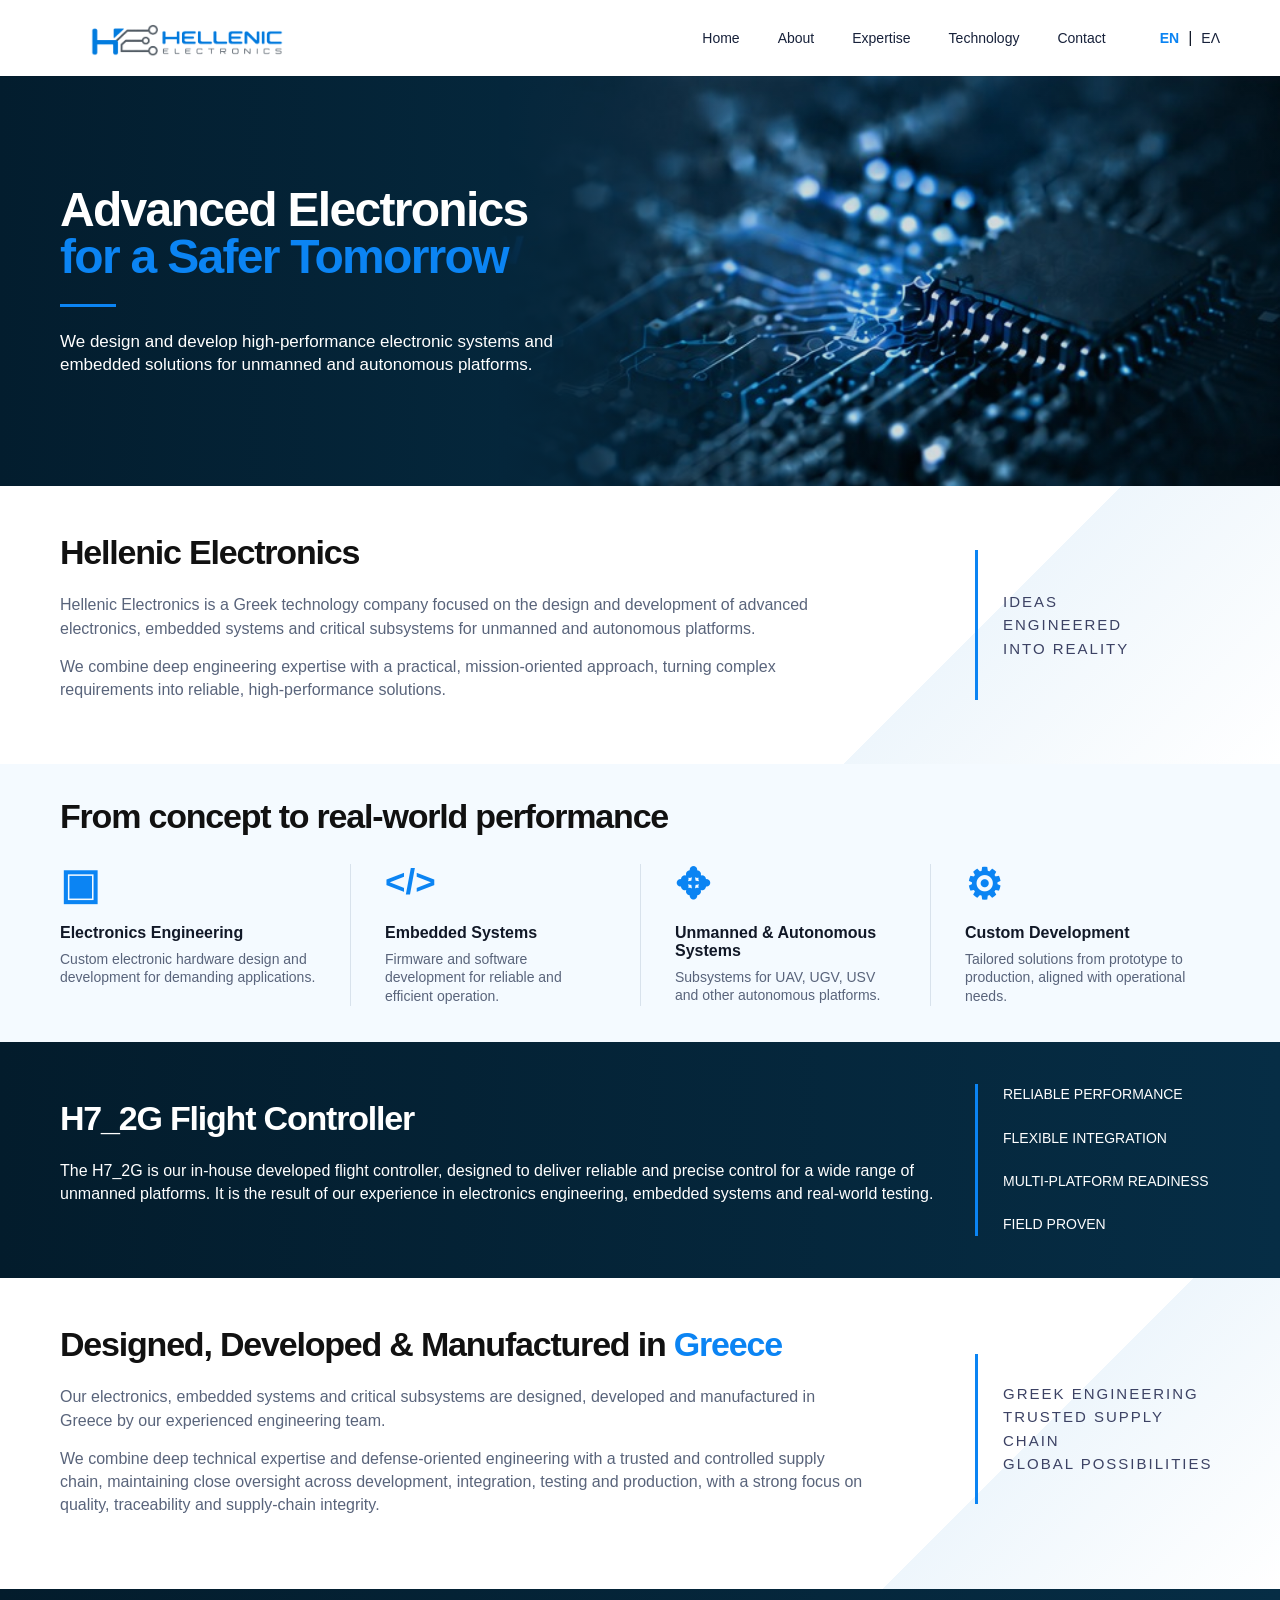
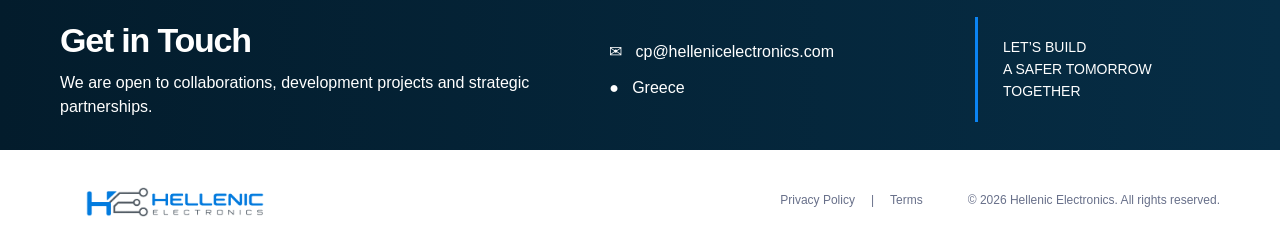
<file: index.html>
<!doctype html>
<html lang="en">
<head>
  <meta charset="utf-8">
  <meta name="viewport" content="width=device-width,initial-scale=1">
  <meta name="description" content="Hellenic Electronics designs, develops and manufactures advanced electronics, embedded systems and critical subsystems for unmanned and autonomous platforms in Greece.">
  <title>Hellenic Electronics</title>
  <link rel="stylesheet" href="styles.css">
</head>
<body>
<header class="site-header" id="home">
  <div class="nav-wrap">
    <a href="#home" class="brand" aria-label="Hellenic Electronics home"><img src="assets/hellenic-electronics-logo.png" alt="Hellenic Electronics"></a>
    <button class="menu-toggle" aria-label="Open navigation" aria-expanded="false">☰</button>
    <nav class="nav" aria-label="Main navigation">
      <a href="#home" data-en="Home" data-gr="Αρχική">Home</a>
      <a href="#about" data-en="About" data-gr="Σχετικά">About</a>
      <a href="#expertise" data-en="Expertise" data-gr="Εξειδίκευση">Expertise</a>
      <a href="#technology" data-en="Technology" data-gr="Τεχνολογία">Technology</a>
      <a href="#contact" data-en="Contact" data-gr="Επικοινωνία">Contact</a>
    </nav>
    <div class="lang"><button class="active" data-lang="en">EN</button><span>|</span><button data-lang="gr">ΕΛ</button></div>
  </div>
</header>

<main>
<section class="hero">
  <div class="hero-visual" aria-hidden="true"></div>
  <div class="container hero-inner">
    <div class="hero-copy">
      <h1 data-en="Advanced Electronics <span>for a Safer Tomorrow</span>" data-gr="Προηγμένα Ηλεκτρονικά <span>για ένα Ασφαλέστερο Αύριο</span>">Advanced Electronics <span>for a Safer Tomorrow</span></h1>
      <div class="hero-rule"></div>
      <p data-en="We design and develop high-performance electronic systems and embedded solutions for unmanned and autonomous platforms." data-gr="Σχεδιάζουμε και αναπτύσσουμε ηλεκτρονικά συστήματα υψηλών επιδόσεων και embedded λύσεις για μη επανδρωμένες και αυτόνομες πλατφόρμες.">We design and develop high-performance electronic systems and embedded solutions for unmanned and autonomous platforms.</p>
    </div>
  </div>
</section>

<section class="section about" id="about">
  <div class="container split">
    <div>
      <h2 data-en="Hellenic Electronics" data-gr="Hellenic Electronics">Hellenic Electronics</h2>
      <p data-en="Hellenic Electronics is a Greek technology company focused on the design and development of advanced electronics, embedded systems and critical subsystems for unmanned and autonomous platforms." data-gr="Η Hellenic Electronics είναι μια ελληνική εταιρεία τεχνολογίας με αντικείμενο τον σχεδιασμό και την ανάπτυξη προηγμένων ηλεκτρονικών, embedded συστημάτων και κρίσιμων υποσυστημάτων για μη επανδρωμένες και αυτόνομες πλατφόρμες.">Hellenic Electronics is a Greek technology company focused on the design and development of advanced electronics, embedded systems and critical subsystems for unmanned and autonomous platforms.</p>
      <p data-en="We combine deep engineering expertise with a practical, mission-oriented approach, turning complex requirements into reliable, high-performance solutions." data-gr="Συνδυάζουμε βαθιά τεχνική τεχνογνωσία με μια πρακτική, mission-oriented προσέγγιση, μετατρέποντας σύνθετες απαιτήσεις σε αξιόπιστες λύσεις υψηλών επιδόσεων.">We combine deep engineering expertise with a practical, mission-oriented approach, turning complex requirements into reliable, high-performance solutions.</p>
    </div>
    <aside class="accent-callout"><span></span><p data-en="IDEAS<br>ENGINEERED<br>INTO REALITY" data-gr="ΙΔΕΕΣ<br>ΠΟΥ ΓΙΝΟΝΤΑΙ<br>ΠΡΑΓΜΑΤΙΚΟΤΗΤΑ">IDEAS<br>ENGINEERED<br>INTO REALITY</p></aside>
  </div>
</section>

<section class="section expertise" id="expertise">
  <div class="container">
    <h2 data-en="From concept to real-world performance" data-gr="Από την ιδέα στην πραγματική απόδοση">From concept to real-world performance</h2>
    <div class="expertise-grid">
      <article><div class="icon">▣</div><h3 data-en="Electronics Engineering" data-gr="Electronics Engineering">Electronics Engineering</h3><p data-en="Custom electronic hardware design and development for demanding applications." data-gr="Εξατομικευμένος σχεδιασμός και ανάπτυξη ηλεκτρονικού hardware για απαιτητικές εφαρμογές.">Custom electronic hardware design and development for demanding applications.</p></article>
      <article><div class="icon code">&lt;/&gt;</div><h3 data-en="Embedded Systems" data-gr="Embedded Systems">Embedded Systems</h3><p data-en="Firmware and software development for reliable and efficient operation." data-gr="Ανάπτυξη firmware και software για αξιόπιστη και αποδοτική λειτουργία.">Firmware and software development for reliable and efficient operation.</p></article>
      <article><div class="icon drone">✥</div><h3 data-en="Unmanned &amp; Autonomous Systems" data-gr="Μη Επανδρωμένα &amp; Αυτόνομα Συστήματα">Unmanned &amp; Autonomous Systems</h3><p data-en="Subsystems for UAV, UGV, USV and other autonomous platforms." data-gr="Υποσυστήματα για UAV, UGV, USV και άλλες αυτόνομες πλατφόρμες.">Subsystems for UAV, UGV, USV and other autonomous platforms.</p></article>
      <article><div class="icon">⚙</div><h3 data-en="Custom Development" data-gr="Custom Development">Custom Development</h3><p data-en="Tailored solutions from prototype to production, aligned with operational needs." data-gr="Εξατομικευμένες λύσεις από το πρωτότυπο έως την παραγωγή, προσαρμοσμένες στις επιχειρησιακές ανάγκες.">Tailored solutions from prototype to production, aligned with operational needs.</p></article>
    </div>
  </div>
</section>

<section class="section technology" id="technology">
  <div class="container tech-grid">
    <div class="tech-copy">
      <h2>H7_2G Flight Controller</h2>
      <p data-en="The H7_2G is our in-house developed flight controller, designed to deliver reliable and precise control for a wide range of unmanned platforms. It is the result of our experience in electronics engineering, embedded systems and real-world testing." data-gr="Το H7_2G είναι ο flight controller που αναπτύχθηκε εσωτερικά από την ομάδα μας, σχεδιασμένος για αξιόπιστο και ακριβή έλεγχο σε ένα ευρύ φάσμα μη επανδρωμένων πλατφορμών. Αποτελεί αποτέλεσμα της εμπειρίας μας στα ηλεκτρονικά, τα embedded systems και τις δοκιμές σε πραγματικές συνθήκες.">The H7_2G is our in-house developed flight controller, designed to deliver reliable and precise control for a wide range of unmanned platforms. It is the result of our experience in electronics engineering, embedded systems and real-world testing.</p>
    </div>
    <aside class="accent-callout dark"><span></span><p data-en="RELIABLE PERFORMANCE<br><br>FLEXIBLE INTEGRATION<br><br>MULTI-PLATFORM READINESS<br><br>FIELD PROVEN" data-gr="ΑΞΙΟΠΙΣΤΗ ΑΠΟΔΟΣΗ<br><br>ΕΥΕΛΙΚΤΗ ΕΝΣΩΜΑΤΩΣΗ<br><br>ΕΤΟΙΜΟ ΓΙΑ ΠΟΛΛΑΠΛΕΣ ΠΛΑΤΦΟΡΜΕΣ<br><br>ΔΟΚΙΜΑΣΜΕΝΟ ΣΤΟ ΠΕΔΙΟ">RELIABLE PERFORMANCE<br><br>FLEXIBLE INTEGRATION<br><br>MULTI-PLATFORM READINESS<br><br>FIELD PROVEN</p></aside>
  </div>
</section>

<section class="section greece">
  <div class="container split">
    <div>
      <h2 data-en="Designed, Developed &amp; Manufactured in <em>Greece</em>" data-gr="Σχεδιασμένο, Αναπτυγμένο &amp; Κατασκευασμένο στην <em>Ελλάδα</em>">Designed, Developed &amp; Manufactured in <em>Greece</em></h2>
      <p data-en="Our electronics, embedded systems and critical subsystems are designed, developed and manufactured in Greece by our experienced engineering team." data-gr="Τα ηλεκτρονικά, embedded systems και κρίσιμα υποσυστήματά μας σχεδιάζονται, αναπτύσσονται και κατασκευάζονται στην Ελλάδα από την έμπειρη ομάδα μηχανικών μας.">Our electronics, embedded systems and critical subsystems are designed, developed and manufactured in Greece by our experienced engineering team.</p>
      <p data-en="We combine deep technical expertise and defense-oriented engineering with a trusted and controlled supply chain, maintaining close oversight across development, integration, testing and production, with a strong focus on quality, traceability and supply-chain integrity." data-gr="Συνδυάζουμε βαθιά τεχνική τεχνογνωσία και defense-oriented engineering με μια αξιόπιστη και ελεγχόμενη εφοδιαστική αλυσίδα, διατηρώντας στενή εποπτεία σε όλη την ανάπτυξη, ενσωμάτωση, δοκιμή και παραγωγή, με έμφαση στην ποιότητα, την ιχνηλασιμότητα και την ακεραιότητα της εφοδιαστικής αλυσίδας.">We combine deep technical expertise and defense-oriented engineering with a trusted and controlled supply chain, maintaining close oversight across development, integration, testing and production, with a strong focus on quality, traceability and supply-chain integrity.</p>
    </div>
    <aside class="accent-callout"><span></span><p data-en="GREEK ENGINEERING<br>TRUSTED SUPPLY CHAIN<br>GLOBAL POSSIBILITIES" data-gr="ΕΛΛΗΝΙΚΗ ΜΗΧΑΝΙΚΗ<br>ΑΞΙΟΠΙΣΤΗ ΕΦΟΔΙΑΣΤΙΚΗ ΑΛΥΣΙΔΑ<br>ΠΑΓΚΟΣΜΙΕΣ ΔΥΝΑΤΟΤΗΤΕΣ">GREEK ENGINEERING<br>TRUSTED SUPPLY CHAIN<br>GLOBAL POSSIBILITIES</p></aside>
  </div>
</section>

<section class="section contact" id="contact">
  <div class="container contact-grid">
    <div><h2 data-en="Get in Touch" data-gr="Επικοινωνήστε μαζί μας">Get in Touch</h2><p data-en="We are open to collaborations, development projects and strategic partnerships." data-gr="Είμαστε ανοιχτοί σε συνεργασίες, έργα ανάπτυξης και στρατηγικές συνεργασίες.">We are open to collaborations, development projects and strategic partnerships.</p></div>
    <div class="contact-details"><a href="mailto:cp@hellenicelectronics.com">✉ &nbsp; cp@hellenicelectronics.com</a><span>● &nbsp; Greece</span></div>
    <aside class="accent-callout dark"><span></span><p data-en="LET’S BUILD<br>A SAFER TOMORROW<br>TOGETHER" data-gr="ΑΣ ΧΤΙΣΟΥΜΕ<br>ΕΝΑ ΑΣΦΑΛΕΣΤΕΡΟ ΑΥΡΙΟ<br>ΜΑΖΙ">LET’S BUILD<br>A SAFER TOMORROW<br>TOGETHER</p></aside>
  </div>
</section>
</main>

<footer>
  <div class="container footer-inner">
    <img src="assets/hellenic-electronics-logo.png" alt="Hellenic Electronics">
    <div class="footer-links"><a href="privacy.html" data-en="Privacy Policy" data-gr="Πολιτική Απορρήτου">Privacy Policy</a><span>|</span><a href="terms.html" data-en="Terms" data-gr="Όροι">Terms</a></div>
    <small>© 2026 Hellenic Electronics. All rights reserved.</small>
  </div>
</footer>
<script src="script.js"></script>
</body>
</html>
</file>
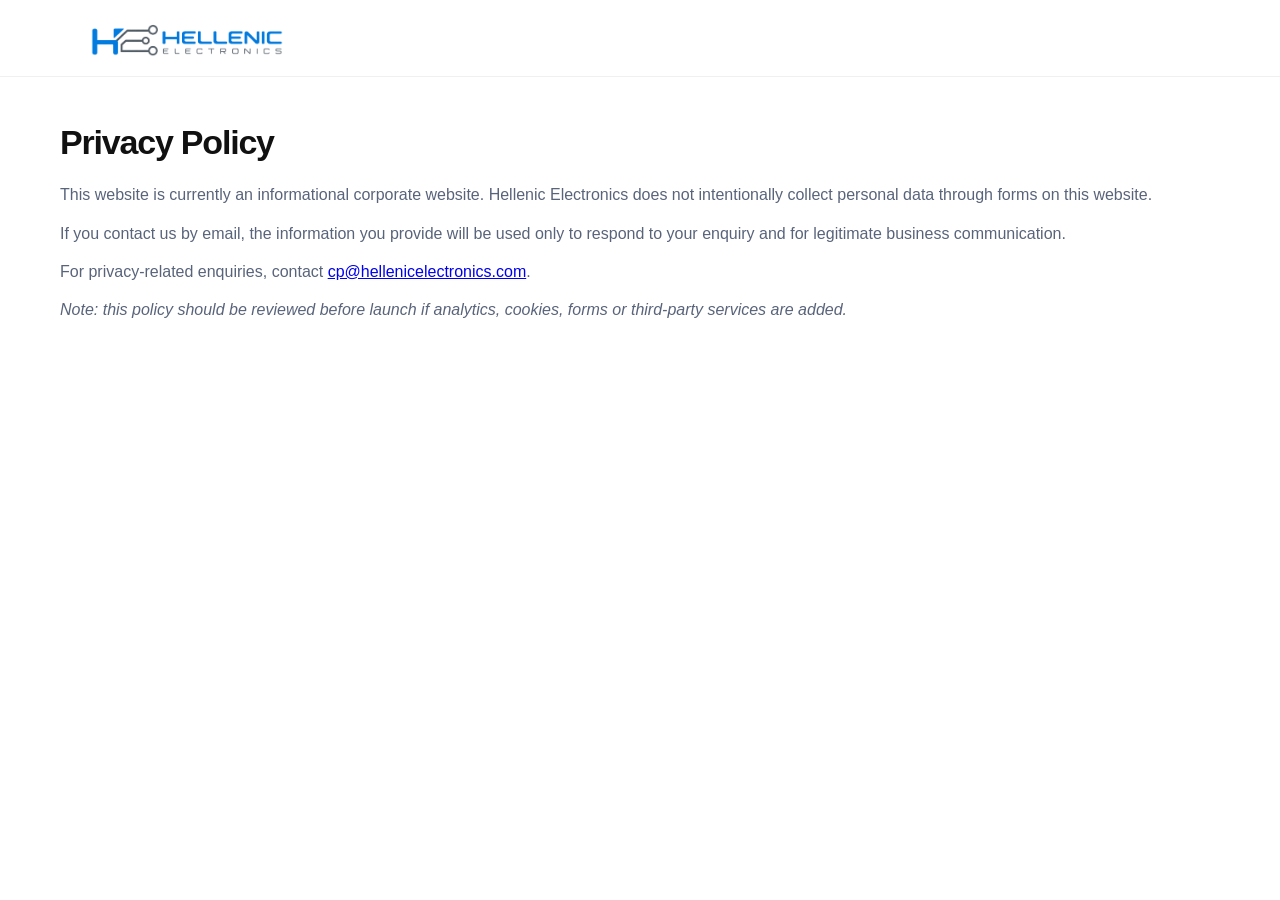
<file: privacy.html>
<!doctype html><html lang="en"><head><meta charset="utf-8"><meta name="viewport" content="width=device-width,initial-scale=1"><title>Privacy Policy | Hellenic Electronics</title><link rel="stylesheet" href="styles.css"></head><body><header class="site-header"><div class="nav-wrap"><a class="brand" href="index.html"><img src="assets/hellenic-electronics-logo.png" alt="Hellenic Electronics"></a></div></header><main class="section"><div class="container"><h2>Privacy Policy</h2><p>This website is currently an informational corporate website. Hellenic Electronics does not intentionally collect personal data through forms on this website.</p><p>If you contact us by email, the information you provide will be used only to respond to your enquiry and for legitimate business communication.</p><p>For privacy-related enquiries, contact <a href="mailto:cp@hellenicelectronics.com">cp@hellenicelectronics.com</a>.</p><p><em>Note: this policy should be reviewed before launch if analytics, cookies, forms or third-party services are added.</em></p></div></main></body></html>
</file>
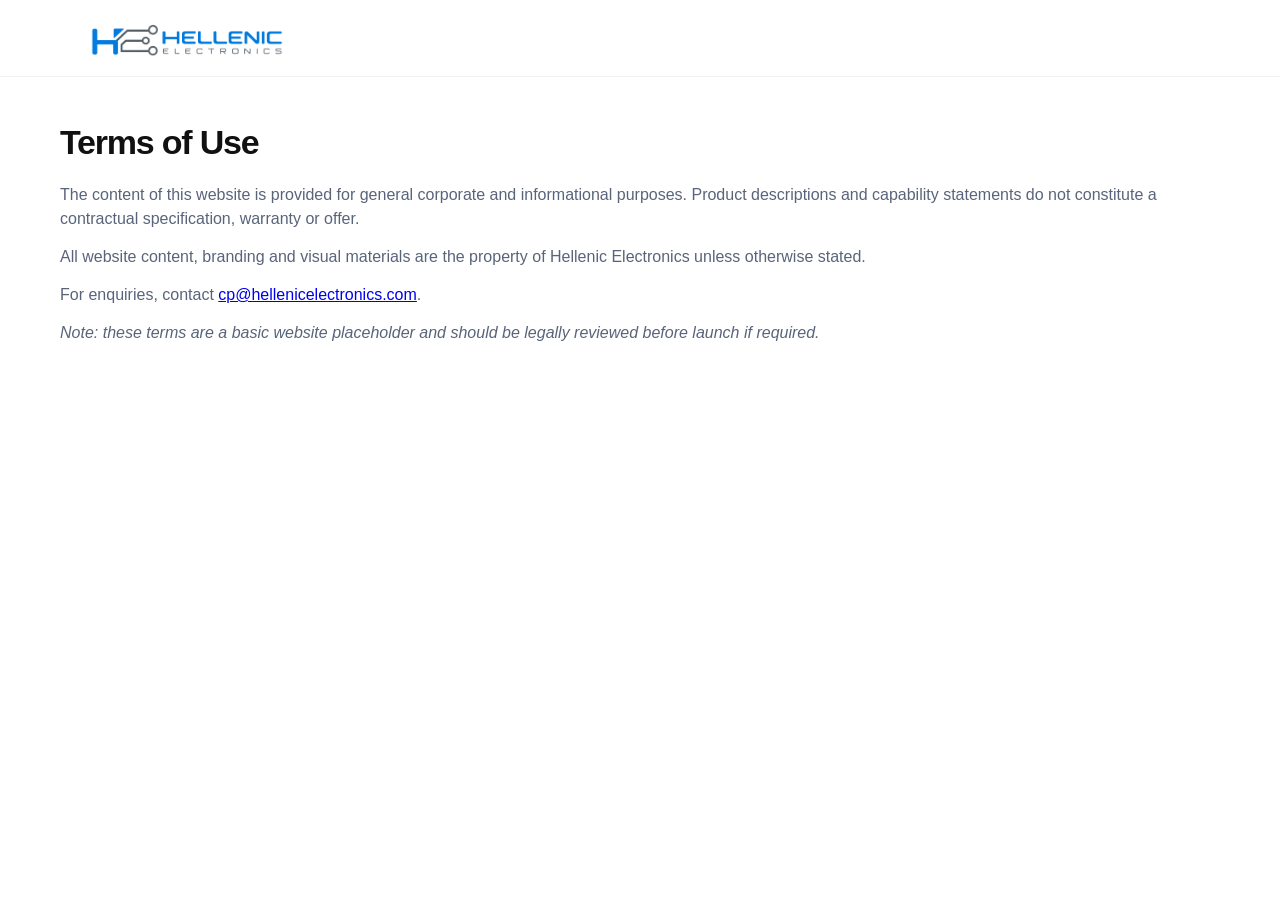
<file: terms.html>
<!doctype html><html lang="en"><head><meta charset="utf-8"><meta name="viewport" content="width=device-width,initial-scale=1"><title>Terms | Hellenic Electronics</title><link rel="stylesheet" href="styles.css"></head><body><header class="site-header"><div class="nav-wrap"><a class="brand" href="index.html"><img src="assets/hellenic-electronics-logo.png" alt="Hellenic Electronics"></a></div></header><main class="section"><div class="container"><h2>Terms of Use</h2><p>The content of this website is provided for general corporate and informational purposes. Product descriptions and capability statements do not constitute a contractual specification, warranty or offer.</p><p>All website content, branding and visual materials are the property of Hellenic Electronics unless otherwise stated.</p><p>For enquiries, contact <a href="mailto:cp@hellenicelectronics.com">cp@hellenicelectronics.com</a>.</p><p><em>Note: these terms are a basic website placeholder and should be legally reviewed before launch if required.</em></p></div></main></body></html>
</file>
<file: styles.css>
:root{--blue:#0b84f3;--navy:#041f31;--navy2:#062b43;--ink:#111827;--grey:#59647b;--light:#f5faff;--line:#d8e2ec;--max:1160px}
*{box-sizing:border-box}html{scroll-behavior:smooth}body{margin:0;font-family:Arial,Helvetica,sans-serif;color:var(--ink);background:#fff}.container{width:min(var(--max),calc(100% - 64px));margin:auto}.site-header{height:76px;background:#fff;position:sticky;top:0;z-index:20;box-shadow:0 1px 0 rgba(0,0,0,.06)}.nav-wrap{width:min(var(--max),calc(100% - 64px));height:100%;margin:auto;display:flex;align-items:center}.brand{margin-left:-18px}.brand img{width:290px;height:60px;object-fit:contain;display:block}.nav{margin-left:auto;display:flex;gap:38px;height:100%;align-items:center}.nav a,.lang button{color:#17213a;text-decoration:none;font-size:14px}.nav a:hover{color:var(--blue)}.lang{margin-left:54px;display:flex;gap:9px;align-items:center}.lang button{border:0;background:none;padding:0;cursor:pointer}.lang button.active{color:var(--blue);font-weight:700}.menu-toggle{display:none;margin-left:auto;border:0;background:none;font-size:26px}.hero{height:410px;position:relative;overflow:hidden;background:linear-gradient(90deg,#031d2e 0%,#052a40 54%,#06243a 100%);color:#fff}.hero-visual{position:absolute;inset:0 0 0 39%;background:linear-gradient(90deg,#05263b 0%,rgba(5,38,59,.15) 24%),url('assets/hero-electronics.jpg') center/cover no-repeat;opacity:.98}.hero-inner{height:100%;display:flex;align-items:center;position:relative}.hero-copy{max-width:520px}.hero h1{font-size:48px;line-height:.98;margin:0;font-weight:700;letter-spacing:-1.7px}.hero h1 span{display:block;color:var(--blue)}.hero-rule{width:56px;height:3px;background:var(--blue);margin:24px 0}.hero p{max-width:510px;font-size:17px;line-height:1.35;margin:0}.section{padding:48px 0}.section h2{font-size:34px;line-height:1.1;margin:0 0 22px;font-weight:700;letter-spacing:-1.2px;color:#111}.section p{color:var(--grey);font-size:16px;line-height:1.45;margin:0 0 15px}.split{display:grid;grid-template-columns:minmax(0,1fr) 290px;gap:64px;align-items:center}.accent-callout{display:grid;grid-template-columns:3px 1fr;gap:25px;align-items:center;justify-self:end;width:245px;min-height:150px}.accent-callout>span{background:var(--blue);height:100%;min-height:130px}.accent-callout p{margin:0;color:#3c4264;letter-spacing:2px;font-size:15px;line-height:1.55}.about{background:linear-gradient(135deg,#fff 0%,#fff 72%,#eef6fc 72%,#fff 100%)}.expertise{background:#f4faff;padding-top:34px;padding-bottom:36px}.expertise-grid{display:grid;grid-template-columns:repeat(4,1fr);margin-top:28px}.expertise-grid article{padding:0 34px;border-left:1px solid var(--line)}.expertise-grid article:first-child{border-left:0;padding-left:0}.expertise-grid article:last-child{padding-right:0}.expertise-grid .icon{height:48px;color:var(--blue);font-size:42px;line-height:1;font-weight:700}.expertise-grid .code{font-size:35px}.expertise-grid h3{font-size:16px;margin:12px 0 8px}.expertise-grid p{font-size:14px;line-height:1.35;margin:0}.technology,.contact{background:linear-gradient(90deg,#031c2c,#062d45);color:#fff}.technology{padding:42px 0}.tech-grid{display:grid;grid-template-columns:minmax(0,1fr) 245px;gap:30px;align-items:center}.technology h2,.contact h2{color:#fff}.technology p,.contact p{color:#fff}.drone-image{height:190px;background:url('assets/h7-drone.jpg') center/cover no-repeat;mix-blend-mode:screen;opacity:.9}.accent-callout.dark p{color:#fff;letter-spacing:0;font-size:14px}.greece{padding:48px 0 58px;background:linear-gradient(135deg,#fff 0%,#fff 75%,#eef6fc 75%,#fff 100%)}.greece h2 em{font-style:normal;color:var(--blue)}.contact{padding:28px 0}.contact-grid{display:grid;grid-template-columns:1.25fr .8fr 245px;gap:40px;align-items:center}.contact h2{margin-bottom:12px}.contact p{margin:0}.contact-details{display:flex;flex-direction:column;gap:18px;color:#fff}.contact-details a{color:#fff;text-decoration:none}.contact .accent-callout{min-height:105px}.contact .accent-callout>span{min-height:100px}footer{background:#fff;padding:22px 0}.footer-inner{display:grid;grid-template-columns:1fr auto auto;align-items:center;gap:45px;color:#68708a}.footer-inner img{width:230px;height:56px;object-fit:contain}.footer-links{display:flex;gap:16px;font-size:12px}.footer-links a{color:#68708a;text-decoration:none}footer small{font-size:12px}
@media(max-width:850px){.container,.nav-wrap{width:min(100% - 36px,var(--max))}.site-header{height:68px}.brand img{width:190px;height:48px}.menu-toggle{display:block}.nav{display:none;position:absolute;top:68px;left:0;right:0;background:#fff;height:auto;padding:18px;flex-direction:column;gap:18px;box-shadow:0 8px 20px rgba(0,0,0,.1)}.nav.open{display:flex}.lang{margin-left:18px}.hero{height:520px}.hero-visual{inset:0;opacity:.45;background-position:center}.hero-copy{max-width:92%}.hero h1{font-size:42px}.section h2{font-size:30px}.split,.tech-grid,.contact-grid{grid-template-columns:1fr;gap:28px}.accent-callout{justify-self:start;width:100%;grid-template-columns:3px 1fr;min-height:90px}.accent-callout>span{min-height:90px}.expertise-grid{grid-template-columns:1fr 1fr;gap:28px 0}.expertise-grid article:nth-child(3){border-left:0;padding-left:0}.drone-image{height:220px}.footer-inner{grid-template-columns:1fr;text-align:center;justify-items:center;gap:12px}}
@media(max-width:540px){.container,.nav-wrap{width:calc(100% - 28px)}.brand img{width:160px}.lang{margin-left:10px}.hero{height:480px}.hero h1{font-size:37px}.hero p{font-size:16px}.section{padding:38px 0}.section h2{font-size:28px}.expertise-grid{grid-template-columns:1fr}.expertise-grid article,.expertise-grid article:nth-child(3){border-left:0;border-top:1px solid var(--line);padding:22px 0 0}.expertise-grid article:first-child{border-top:0;padding-top:0}.contact{padding:30px 0}.footer-inner img{width:210px}}
</file>
